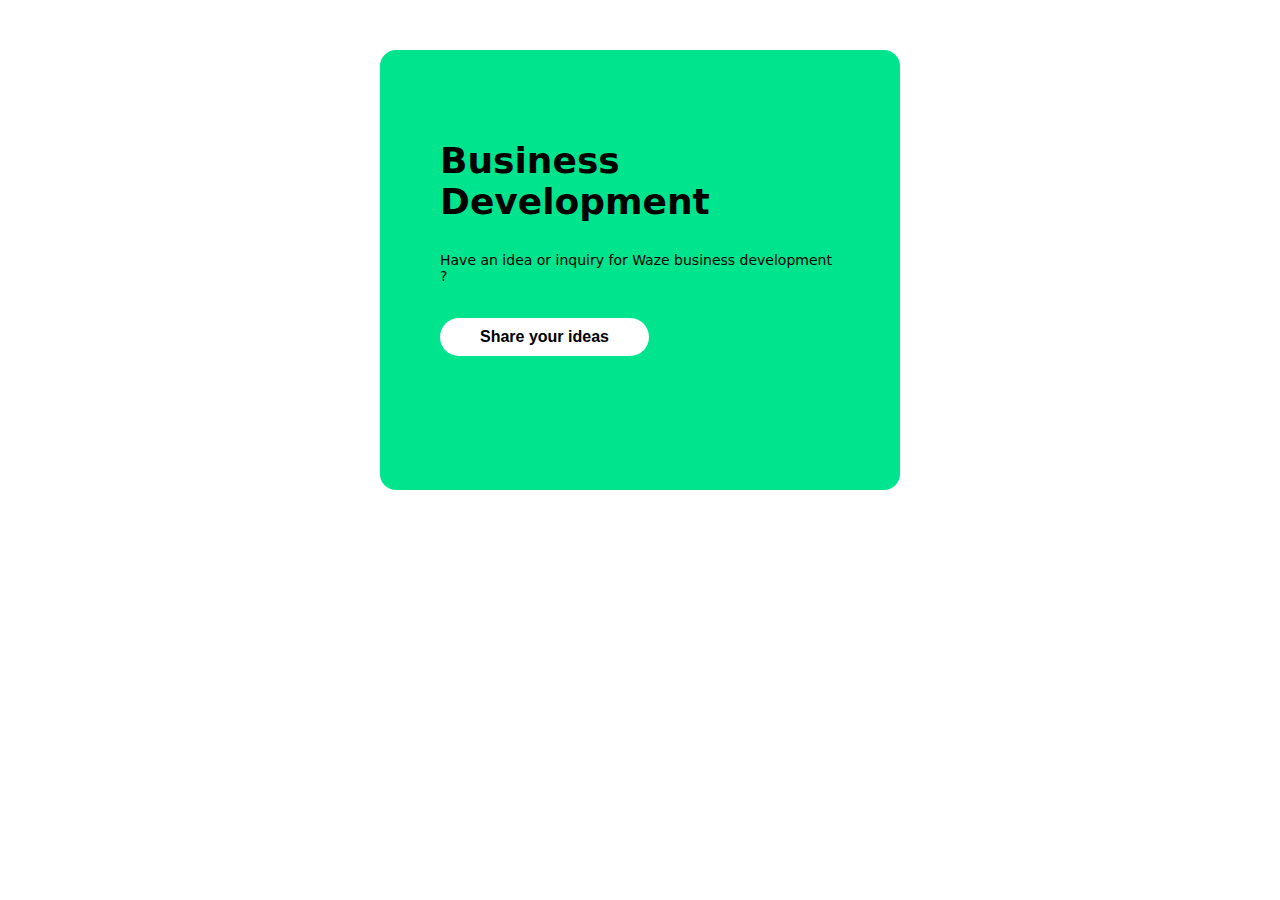
<file: HOW TO CSS/Assignment-1/task1/index.html>
<!DOCTYPE html>
<html lang="en">
<head>
    <meta charset="UTF-8">
    <meta name="viewport" content="width=device-width, initial-scale=1.0">
    <title>Document</title>
    <link rel="stylesheet" href="style.css">
</head>
<body>
    <div class="business">
        <h2>
            Business<br>Development
        </h2>
        <p class="idea">
            Have an idea or inquiry for Waze business development ?
        </p>
        <button class="idea-button">
            Share your ideas
        </button>
    </div>
</body>
</html>
</file>
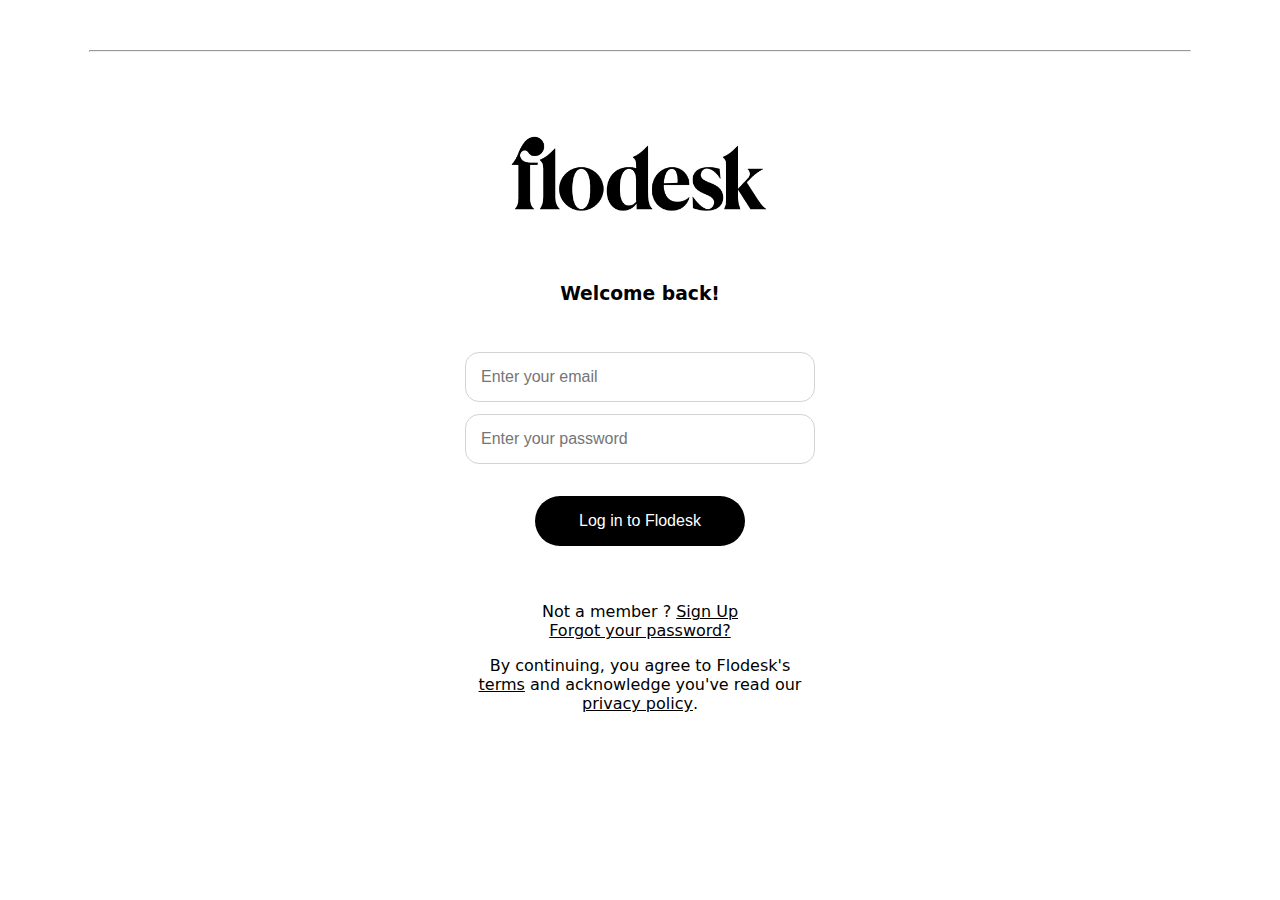
<file: HOW TO CSS/Assignment-1/task4/index.html>
<!DOCTYPE html>
 <html lang="en">
 <head>
    <meta charset="UTF-8">
    <meta name="viewport" content="width=device-width, initial-scale=1.0">
    <title>Document</title>
    <link rel="stylesheet" href="./style.css">
 </head>
 <body>
    <hr>
    <div class="login">
        <img src="./assets/flodesk-logo.png" alt="" class="logo">

        <h3> Welcome back!</h3>

        <input type="text" class="info" placeholder="Enter your email">
        <input type="password" class="info" placeholder="Enter your password">

        <button class="btn-login">Log in to Flodesk</button>

        <p class="member">Not a member ?
            <a href="#" class="sign-up link-blk">Sign Up</a><br>
            <a href="#" class="forgot-pass link-blk">Forgot your password?</a>
        </p>
        <p class="agreement">
            By continuing, you agree to Flodesk's <a href="" class="terms link-blk">terms</a> and acknowledge you've read our <a href="" class="privacy link-blk">privacy policy</a>.
        </p>
    </div>
 </body>
 </html>
</file>
<file: HOW TO CSS/Assignment-1/task1/style.css>
.business {
    background-color: rgb(0, 229, 141);
    font-size: x-large;
    width: 400px;
    height: 320px;
    margin: 50px auto;
    padding: 60px;
    border-radius: 16px;
    font-family: system-ui, -apple-system, BlinkMacSystemFont, 'Segoe UI', Roboto, Oxygen, Ubuntu, Cantarell, 'Open Sans', 'Helvetica Neue', sans-serif;
}
.idea {
    font-size: 14px;
    font-weight:500;
}
.idea-button{
    background-color: rgb(255, 255, 255);
    margin: 20px 0px;
    padding: 10px 40px;
    border: none;
    border-radius: 40px;
    font-size: 16px;
    font-weight: bold;
}
</file>
<file: HOW TO CSS/Assignment-1/task4/style.css>
.login{
    text-align: center;
    width: 350px;
    margin: 80px auto;
    font-family: system-ui, -apple-system, BlinkMacSystemFont, 'Segoe UI', Roboto, Oxygen, Ubuntu, Cantarell, 'Open Sans', 'Helvetica Neue', sans-serif;
}
.logo{
    width: 75%;
}
hr{
    width: 1100px;
    align-self: center;
    margin-top: 50px;
}

h3{
    padding-top: 40px;
    padding-bottom: 30px;
}
.info{
    font-size: 16px;
    width: 100%;
    margin-bottom: 12px;
    padding: 15px;
    box-sizing: border-box;
    border-radius: 14px;
    border: 1px solid lightgray;
}
.btn-login{
    background-color: black;
    color: white;
    margin-top: 20px;
    margin-bottom: 40px;
    padding: 16px;
    width: 60%;
    box-sizing: border-box;
    border: none;
    border-radius: 50px;
    font-size: 16px;
    font-weight: 500;
}

.link-blk {
    color: black;
    font-weight: 500;
}

.forgot-pass{
    color: black;
    font-weight: 500;
}
</file>
